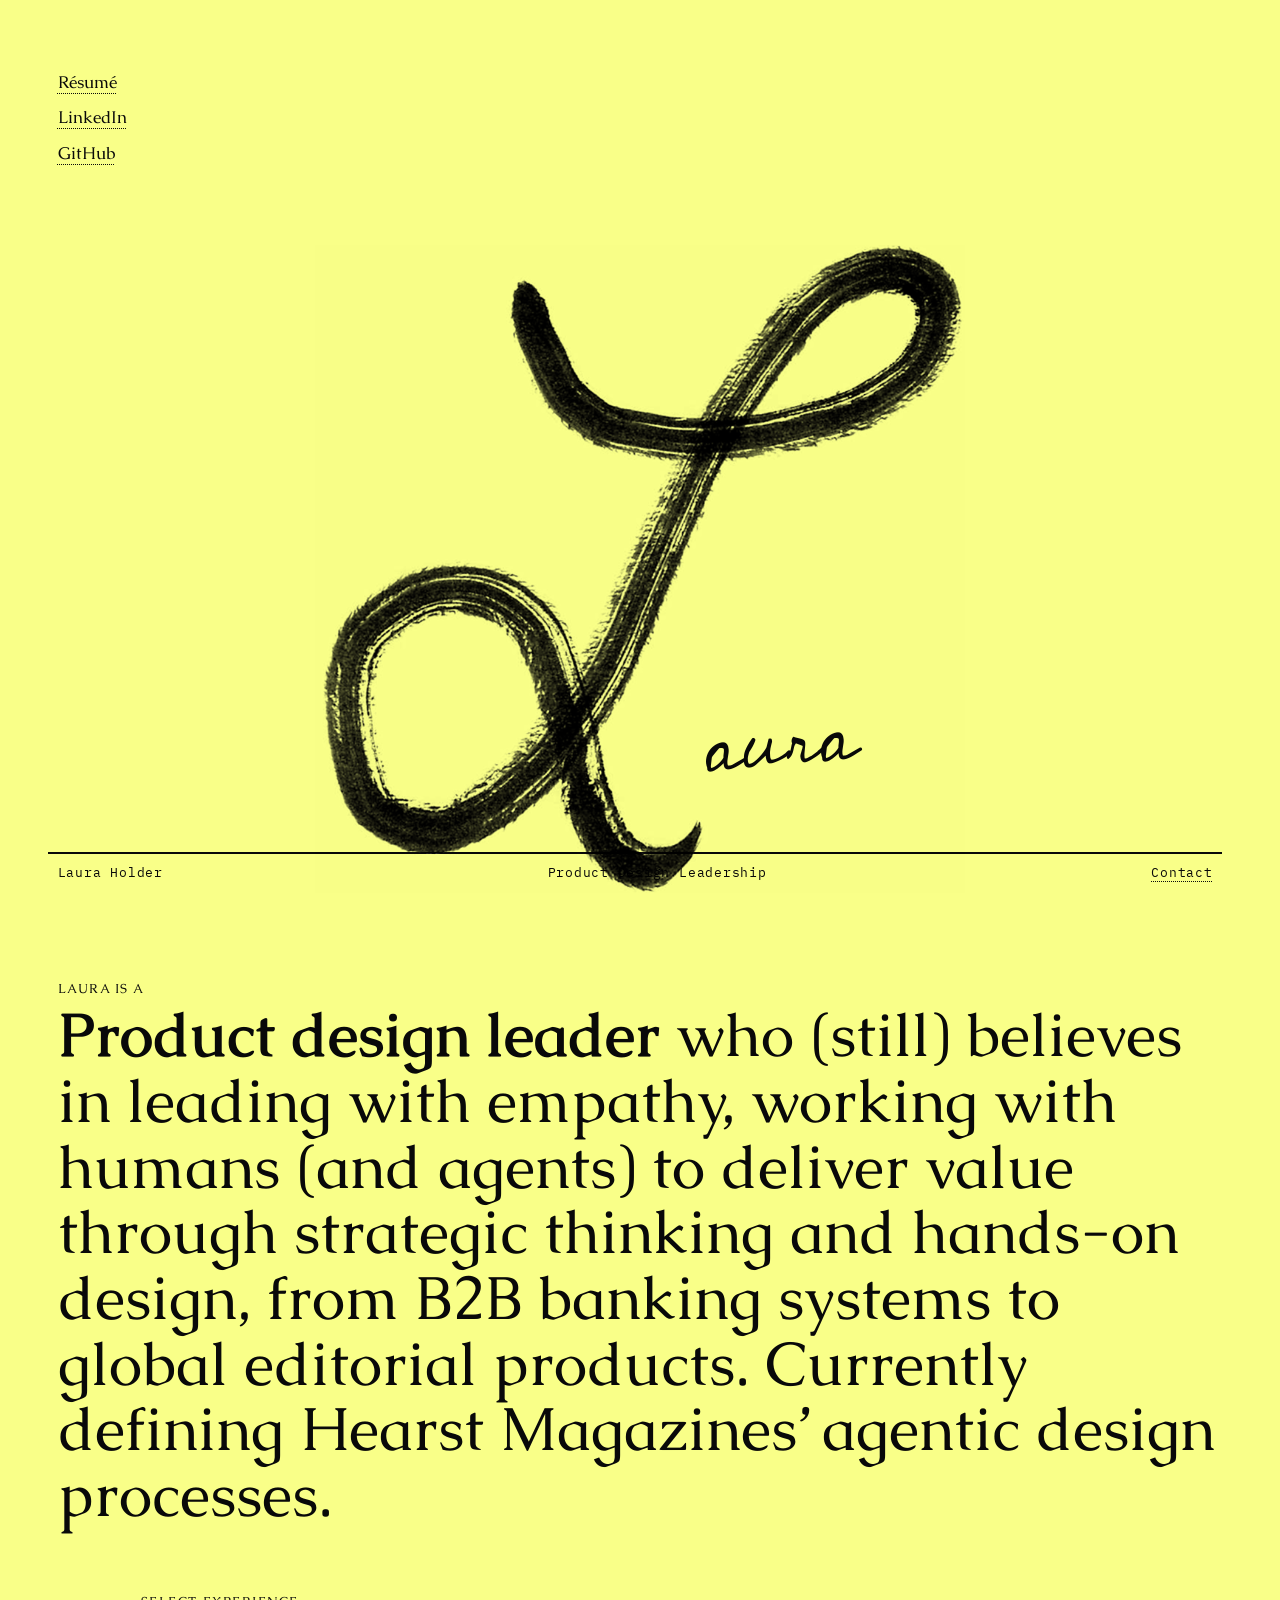
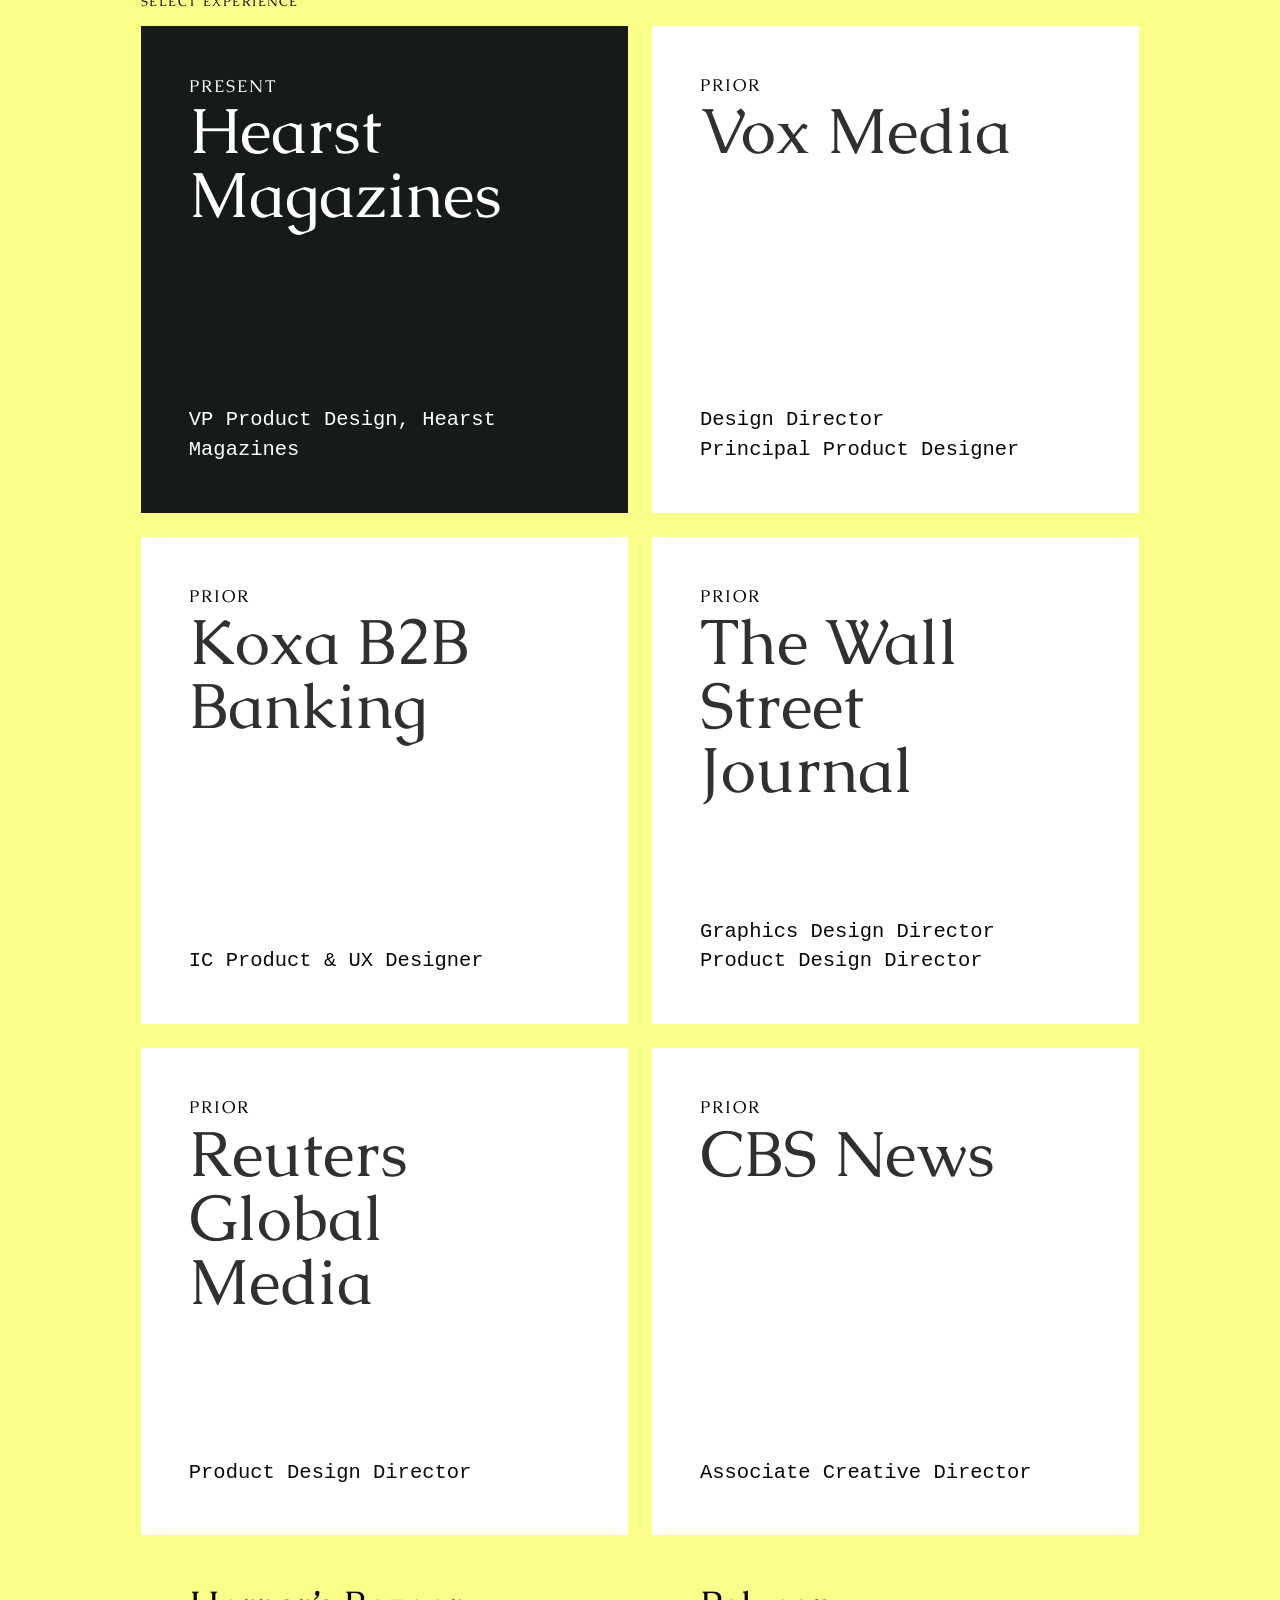
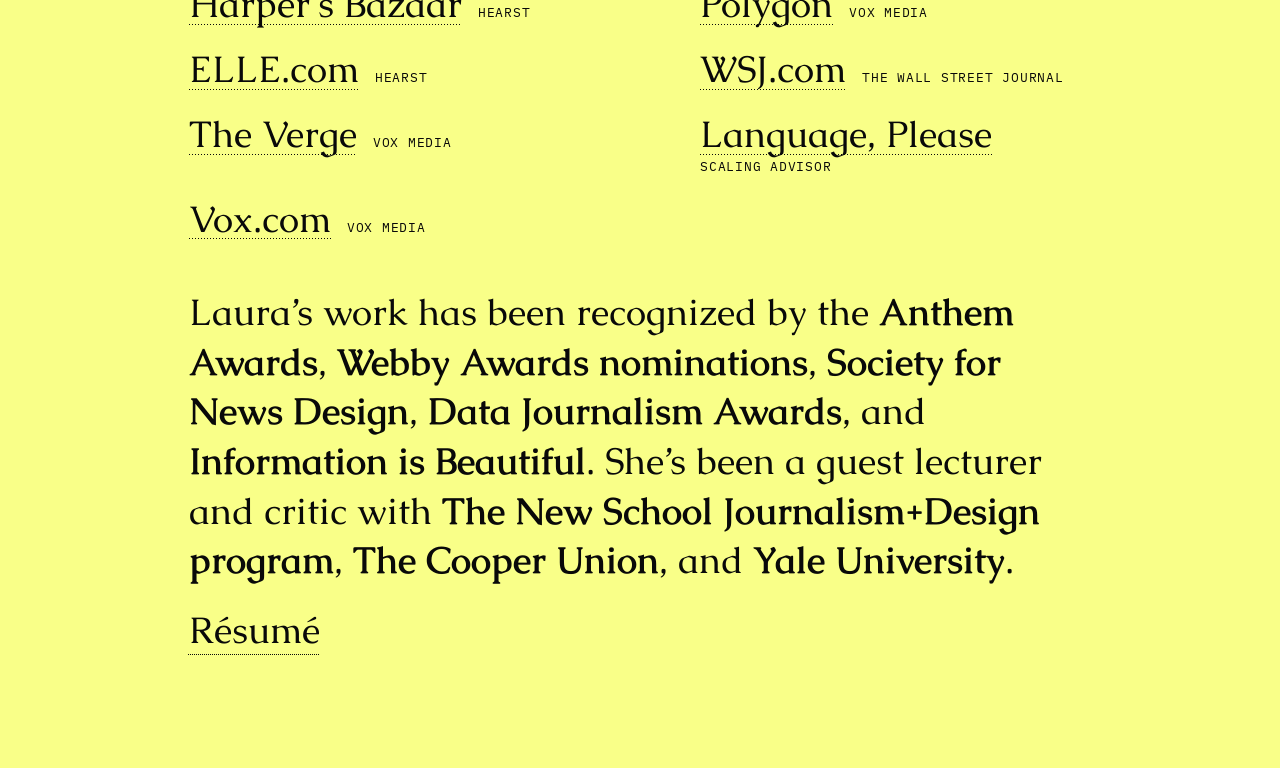
<file: index.html>
<!doctype html>
<html lang="en">
  <head>
    <meta charset="UTF-8" />
    <meta name="viewport" content="width=device-width, initial-scale=1" />
    <meta name="description" content="Laura Holder — product design leadership." />
    <title>Laura Holder | Product Design Leadership</title>
    <link rel="icon" href="favicon.svg" type="image/svg+xml" />
    <link rel="preconnect" href="https://fonts.googleapis.com" />
    <link rel="preconnect" href="https://fonts.gstatic.com" crossorigin />
    <link href="https://fonts.googleapis.com/css2?family=Caudex:wght@400;700&family=Cedarville+Cursive&family=IBM+Plex+Mono:wght@400;500;600&display=swap" rel="stylesheet" />
    <link rel="stylesheet" href="style.css?v=landing-vector-v43" />
  </head>
  <body>
    <main class="landing" id="home">
      <nav class="site-nav" aria-label="Primary navigation">
        <span><a href="resume.html">Résumé</a></span>
        <span><a href="https://www.linkedin.com/" rel="noreferrer">LinkedIn</a></span>
        <span><a href="https://github.com/lauraholder" rel="noreferrer">GitHub</a></span>
      </nav>
      <div class="mark-wrap" aria-hidden="true">
        <img class="mark" src="assets/L_brush_marker.png?v2" alt="" />
        <span class="signature">aura</span>
      </div>
      <button type="button" class="mark-cycle">Show the next L</button>
      <footer class="landing-footer">
        <p>Laura Holder</p>
        <p>Product Design Leadership</p>
        <p><button type="button" class="contact-trigger" data-contact-open>Contact</button></p>
      </footer>
    </main>
    <section class="about-placeholder" id="about" aria-labelledby="about-title">
      <p class="eyebrow">Laura is a</p>
      <h1 id="about-title" class="description-large"><strong>Product design leader</strong> who (still) believes in leading with empathy, working with humans (and agents) to deliver value through strategic thinking and hands-on design, from B2B banking systems to global editorial products. Currently defining Hearst Magazines’ agentic design processes.</h1>
    </section>

    <section class="experience" aria-label="Experience">
      <p class="eyebrow experience-label">Select experience</p>
      <div class="job-grid">
        <article class="job-card current-card"><p class="job-status current">Present</p><h3>Hearst Magazines</h3><p class="job-title">VP Product Design, Hearst Magazines</p></article>
        <article class="job-card"><p class="job-status">Prior</p><h3>Vox Media</h3><p class="job-title">Design Director<br>Principal Product Designer</p></article>
        <article class="job-card"><p class="job-status">Prior</p><h3>Koxa B2B Banking</h3><p class="job-title">IC Product & UX Designer</p></article>
        <article class="job-card"><p class="job-status">Prior</p><h3>The Wall Street Journal</h3><p class="job-title">Graphics Design Director<br>Product Design Director</p></article>
        <article class="job-card"><p class="job-status">Prior</p><h3>Reuters Global Media</h3><p class="job-title">Product Design Director</p></article>
        <article class="job-card"><p class="job-status">Prior</p><h3>CBS News</h3><p class="job-title">Associate Creative Director</p></article>
      </div>
    </section>

    <section class="portfolio" id="work" aria-label="Select work">
      <ul class="portfolio-list">
        <li><a href="https://www.harpersbazaar.com/" rel="noreferrer">Harper’s Bazaar</a><span class="portfolio-org">Hearst</span></li>
        <li><a href="https://www.elle.com/" rel="noreferrer">ELLE.com</a><span class="portfolio-org">Hearst</span></li>
        <li><a href="https://www.theverge.com/" rel="noreferrer">The Verge</a><span class="portfolio-org">Vox Media</span></li>
        <li><a href="https://www.vox.com/" rel="noreferrer">Vox.com</a><span class="portfolio-org">Vox Media</span></li>
        <li><a href="https://www.polygon.com/" rel="noreferrer">Polygon</a><span class="portfolio-org">Vox Media</span></li>
        <li><a href="https://www.wsj.com/" rel="noreferrer">WSJ.com</a><span class="portfolio-org">The Wall Street Journal</span></li>
        <li><a href="https://languageplease.org/" rel="noreferrer">Language, Please</a><span class="portfolio-org">Scaling advisor</span></li>
      </ul>
      <p class="recognition description-medium">Laura’s work has been recognized by the <strong>Anthem Awards</strong>, <strong>Webby Awards nominations</strong>, <strong>Society for News Design</strong>, <strong>Data Journalism Awards</strong>, and <strong>Information is Beautiful</strong>. She’s been a guest lecturer and critic with <strong>The New School Journalism+Design program</strong>, <strong>The Cooper Union</strong>, and <strong>Yale University</strong>.</p>
      <p class="resume-link description-medium"><a href="resume.html">Résumé</a></p>
    </section>

    <div class="contact-modal" id="contact-modal" aria-hidden="true">
      <div class="contact-modal-backdrop" data-contact-close></div>
      <div class="contact-modal-panel" role="dialog" aria-modal="true" aria-labelledby="contact-modal-title">
        <button type="button" class="contact-modal-close" data-contact-close aria-label="Close contact form">&times;</button>
        <h2 id="contact-modal-title">Reach out</h2>
        <form id="contact-form" class="contact-form">
          <label>
            <span>Name</span>
            <input type="text" name="name" required autocomplete="name">
          </label>
          <label>
            <span>Email</span>
            <input type="email" name="email" required autocomplete="email">
          </label>
          <label>
            <span>Message</span>
            <textarea name="message" rows="5" required></textarea>
          </label>
          <input type="text" name="_hp" class="contact-honeypot" tabindex="-1" autocomplete="off" aria-hidden="true">
          <input type="hidden" name="access_key" value="7b3d5a88-d26a-45eb-8db3-ff4ba2d45c3b">
          <input type="hidden" name="subject" value="New message from lauraholder.com">
          <button type="submit" class="contact-submit">Send message</button>
          <p class="contact-status" role="status" hidden></p>
        </form>
      </div>
    </div>

    <script>
      (() => {
        const mark = document.querySelector('.mark');
        const ASSET_VERSION = 'v2';
        const markAssets = [
          `assets/laura-mark.svg?${ASSET_VERSION}`,
          `assets/L_rainbow_pencil.png?${ASSET_VERSION}`,
          `assets/L_brush_marker.png?${ASSET_VERSION}`,
          `assets/L_scales_pen.png?${ASSET_VERSION}`
        ];
        const defaultAsset = `assets/L_brush_marker.png?${ASSET_VERSION}`;
        const signature = document.querySelector('.signature');

        // Each browser session opens on the brush marker; later loads rotate.
        let hasLoadedThisSession = false;
        try {
          hasLoadedThisSession = sessionStorage.getItem('laura-mark-seen') === '1';
          sessionStorage.setItem('laura-mark-seen', '1');
        } catch (e) {}

        const selectedAsset = hasLoadedThisSession
          ? markAssets[Math.floor(Math.random() * markAssets.length)]
          : defaultAsset;

        const showAsset = (asset) => {
          mark.src = asset;
          signature.classList.toggle('is-rainbow', asset.startsWith('assets/L_rainbow_pencil.png'));
        };

        let currentIndex = markAssets.indexOf(selectedAsset);
        showAsset(selectedAsset);

        // Click/tap the L to rotate to the next mark. The image box is much larger
        // than the drawn strokes and sits over the footer, so hit-test against the
        // image's alpha channel rather than its bounding box.
        const landing = document.querySelector('.landing');
        const hitCanvas = document.createElement('canvas');
        const hitContext = hitCanvas.getContext('2d', { willReadFrequently: true });
        let alphaData = null;

        const readAlpha = () => {
          alphaData = null;
          if (!mark.naturalWidth || !hitContext) return;
          hitCanvas.width = mark.naturalWidth;
          hitCanvas.height = mark.naturalHeight;
          hitContext.clearRect(0, 0, hitCanvas.width, hitCanvas.height);
          hitContext.drawImage(mark, 0, 0);
          try {
            alphaData = hitContext.getImageData(0, 0, hitCanvas.width, hitCanvas.height).data;
          } catch (e) {}
        };

        mark.addEventListener('load', readAlpha);
        if (mark.complete) readAlpha();

        const isOverMark = (clientX, clientY) => {
          if (!alphaData) return false;
          const rect = mark.getBoundingClientRect();
          const scale = Math.min(rect.width / hitCanvas.width, rect.height / hitCanvas.height);
          const offsetX = rect.left + (rect.width - hitCanvas.width * scale) / 2;
          const offsetY = rect.top + (rect.height - hitCanvas.height * scale) / 2;
          const tolerance = 14 / scale;
          const cx = (clientX - offsetX) / scale;
          const cy = (clientY - offsetY) / scale;

          for (let dy = -tolerance; dy <= tolerance; dy += tolerance / 2) {
            for (let dx = -tolerance; dx <= tolerance; dx += tolerance / 2) {
              const x = Math.round(cx + dx);
              const y = Math.round(cy + dy);
              if (x < 0 || y < 0 || x >= hitCanvas.width || y >= hitCanvas.height) continue;
              if (alphaData[(y * hitCanvas.width + x) * 4 + 3] > 40) return true;
            }
          }
          return false;
        };

        const isInteractive = (target) => target.closest('a, button, input, textarea, label, .site-nav');

        const showNextAsset = () => {
          currentIndex = (currentIndex + 1) % markAssets.length;
          showAsset(markAssets[currentIndex]);
        };

        landing.addEventListener('click', (event) => {
          if (isInteractive(event.target) || !isOverMark(event.clientX, event.clientY)) return;
          showNextAsset();
        });

        // Keyboard users get a button that only appears while focused.
        document.querySelector('.mark-cycle').addEventListener('click', showNextAsset);

        landing.addEventListener('pointermove', (event) => {
          if (event.pointerType !== 'mouse') return;
          const hovering = !isInteractive(event.target) && isOverMark(event.clientX, event.clientY);
          landing.classList.toggle('is-over-mark', hovering);
        }, { passive: true });

        const nav = document.querySelector('.site-nav');
        let lastScrollY = window.scrollY;

        window.addEventListener('scroll', () => {
          const currentScrollY = window.scrollY;
          nav.classList.toggle('is-scrolling-down', currentScrollY > 8 && currentScrollY > lastScrollY);
          nav.classList.toggle('is-scrolling-up', currentScrollY > 8 && currentScrollY < lastScrollY);
          lastScrollY = currentScrollY;
        }, { passive: true });

        // Phones: job cards become a swipeable stack. Every card sits in the same grid cell,
        // each with its own tilt so the stack reads as a pile; swiping the top card sends it
        // to the back, so the deck loops forever. Desktop/tablet keep the regular grid.
        const deck = document.querySelector('.job-grid');
        const cards = Array.from(deck.querySelectorAll('.job-card'));
        const tilts = [-3, 2.5, -1.5, 3.5, -2.5, 2];
        const VISIBLE_DEPTH = 4;
        const deckQuery = window.matchMedia('(max-width: 599px)');
        const count = document.createElement('p');
        count.className = 'deck-count';
        count.setAttribute('aria-live', 'polite');
        deck.after(count);

        let order = cards.map((_, i) => i);
        let drag = null;

        const layoutDeck = () => {
          order.forEach((cardIndex, depth) => {
            const card = cards[cardIndex];
            if (card.classList.contains('is-leaving')) return;
            card.style.setProperty('--depth', depth);
            card.style.setProperty('--x', '0px');
            card.style.setProperty('--r', depth === 0 ? '0deg' : `${tilts[cardIndex % tilts.length]}deg`);
            card.classList.toggle('is-top', depth === 0);
            card.classList.toggle('is-buried', depth >= VISIBLE_DEPTH);
            card.toggleAttribute('inert', depth !== 0);
          });
          count.textContent = `${String(order[0] + 1).padStart(2, '0')} / ${String(cards.length).padStart(2, '0')} · Swipe`;
        };

        const showNextCard = (direction = 1) => {
          const card = cards[order[0]];
          order = [...order.slice(1), order[0]];
          card.classList.add('is-leaving');
          card.style.setProperty('--x', `${direction * window.innerWidth * 1.2}px`);
          card.style.setProperty('--r', `${direction * 18}deg`);
          layoutDeck();
          // Once it has flown off, drop it silently to the bottom of the stack.
          setTimeout(() => {
            card.classList.add('no-transition');
            card.classList.remove('is-leaving');
            layoutDeck();
            card.offsetWidth;
            card.classList.remove('no-transition');
          }, 320);
        };

        const showPreviousCard = () => {
          const card = cards[order[order.length - 1]];
          order = [order[order.length - 1], ...order.slice(0, -1)];
          card.classList.add('no-transition', 'is-leaving');
          card.style.setProperty('--x', `${-window.innerWidth * 1.2}px`);
          card.style.setProperty('--r', '-18deg');
          card.offsetWidth;
          card.classList.remove('no-transition', 'is-leaving');
          layoutDeck();
        };

        const endDrag = (event, cancelled) => {
          if (!drag || event.pointerId !== drag.id) return;
          const card = cards[order[0]];
          const dx = event.clientX - drag.startX;
          const elapsed = Math.max(event.timeStamp - drag.lastT, 1);
          const velocity = (event.clientX - drag.lastX) / elapsed;
          card.classList.remove('is-dragging');
          drag = null;
          const flung = Math.abs(velocity) > 0.45 && Math.abs(dx) > 20;
          if (!cancelled && (Math.abs(dx) > card.offsetWidth * 0.28 || flung)) {
            showNextCard(Math.sign(dx) || 1);
          } else {
            layoutDeck();
          }
        };

        deck.addEventListener('pointerdown', (event) => {
          if (!deck.classList.contains('is-deck') || !event.isPrimary) return;
          const card = cards[order[0]];
          if (!card.contains(event.target)) return;
          drag = { id: event.pointerId, startX: event.clientX, lastX: event.clientX, lastT: event.timeStamp };
          card.setPointerCapture(event.pointerId);
          card.classList.add('is-dragging');
        });

        deck.addEventListener('pointermove', (event) => {
          if (!drag || event.pointerId !== drag.id) return;
          const card = cards[order[0]];
          const dx = event.clientX - drag.startX;
          // Remember the previous sample so release velocity reflects the last bit of motion.
          if (event.timeStamp - drag.lastT > 32) { drag.lastX = event.clientX; drag.lastT = event.timeStamp; }
          card.style.setProperty('--x', `${dx}px`);
          card.style.setProperty('--r', `${dx * 0.06}deg`);
        });

        deck.addEventListener('pointerup', (event) => endDrag(event, false));
        deck.addEventListener('pointercancel', (event) => endDrag(event, true));

        deck.addEventListener('keydown', (event) => {
          if (!deck.classList.contains('is-deck')) return;
          if (event.key === 'ArrowRight') { event.preventDefault(); showNextCard(1); }
          if (event.key === 'ArrowLeft') { event.preventDefault(); showPreviousCard(); }
        });

        const applyDeckMode = () => {
          const isDeck = deckQuery.matches;
          deck.classList.toggle('is-deck', isDeck);
          count.hidden = !isDeck;
          if (isDeck) {
            deck.tabIndex = 0;
            deck.setAttribute('role', 'region');
            deck.setAttribute('aria-roledescription', 'card stack');
            deck.setAttribute('aria-label', 'Experience — swipe or use arrow keys to see the next role');
            layoutDeck();
          } else {
            deck.removeAttribute('tabindex');
            deck.removeAttribute('role');
            deck.removeAttribute('aria-roledescription');
            deck.removeAttribute('aria-label');
            cards.forEach((card) => {
              card.removeAttribute('style');
              card.removeAttribute('inert');
              card.classList.remove('is-top', 'is-buried', 'is-leaving', 'is-dragging', 'no-transition');
            });
          }
        };

        deckQuery.addEventListener('change', applyDeckMode);
        applyDeckMode();

        const contactModal = document.getElementById('contact-modal');
        const contactOpenBtn = document.querySelector('[data-contact-open]');
        const contactCloseEls = contactModal.querySelectorAll('[data-contact-close]');
        const contactForm = document.getElementById('contact-form');
        const contactStatus = contactForm.querySelector('.contact-status');

        const openContact = () => {
          contactModal.classList.add('is-open');
          contactModal.setAttribute('aria-hidden', 'false');
          document.body.style.overflow = 'hidden';
          contactForm.querySelector('input[name="name"]').focus();
        };

        const closeContact = () => {
          contactModal.classList.remove('is-open');
          contactModal.setAttribute('aria-hidden', 'true');
          document.body.style.overflow = '';
        };

        contactOpenBtn.addEventListener('click', openContact);
        contactCloseEls.forEach((el) => el.addEventListener('click', closeContact));
        document.addEventListener('keydown', (e) => {
          if (e.key === 'Escape' && contactModal.classList.contains('is-open')) closeContact();
        });

        contactForm.addEventListener('submit', async (e) => {
          e.preventDefault();
          const data = new FormData(contactForm);

          if (data.get('_hp')) return;

          const submitBtn = contactForm.querySelector('.contact-submit');
          submitBtn.disabled = true;
          contactStatus.hidden = false;
          contactStatus.textContent = 'Sending...';

          try {
            const response = await fetch('https://api.web3forms.com/submit', {
              method: 'POST',
              headers: { Accept: 'application/json' },
              body: data,
            });
            const result = await response.json();

            if (result.success) {
              contactForm.reset();
              contactForm.hidden = true;
              contactStatus.textContent = "Thanks for reaching out. I'll get back to you soon.";
            } else {
              contactStatus.textContent = 'Something went wrong. Please try again, or email directly.';
              submitBtn.disabled = false;
            }
          } catch (err) {
            contactStatus.textContent = 'Something went wrong. Please try again, or email directly.';
            submitBtn.disabled = false;
          }
        });
      })();
    </script>
  </body>
</html>
</file>
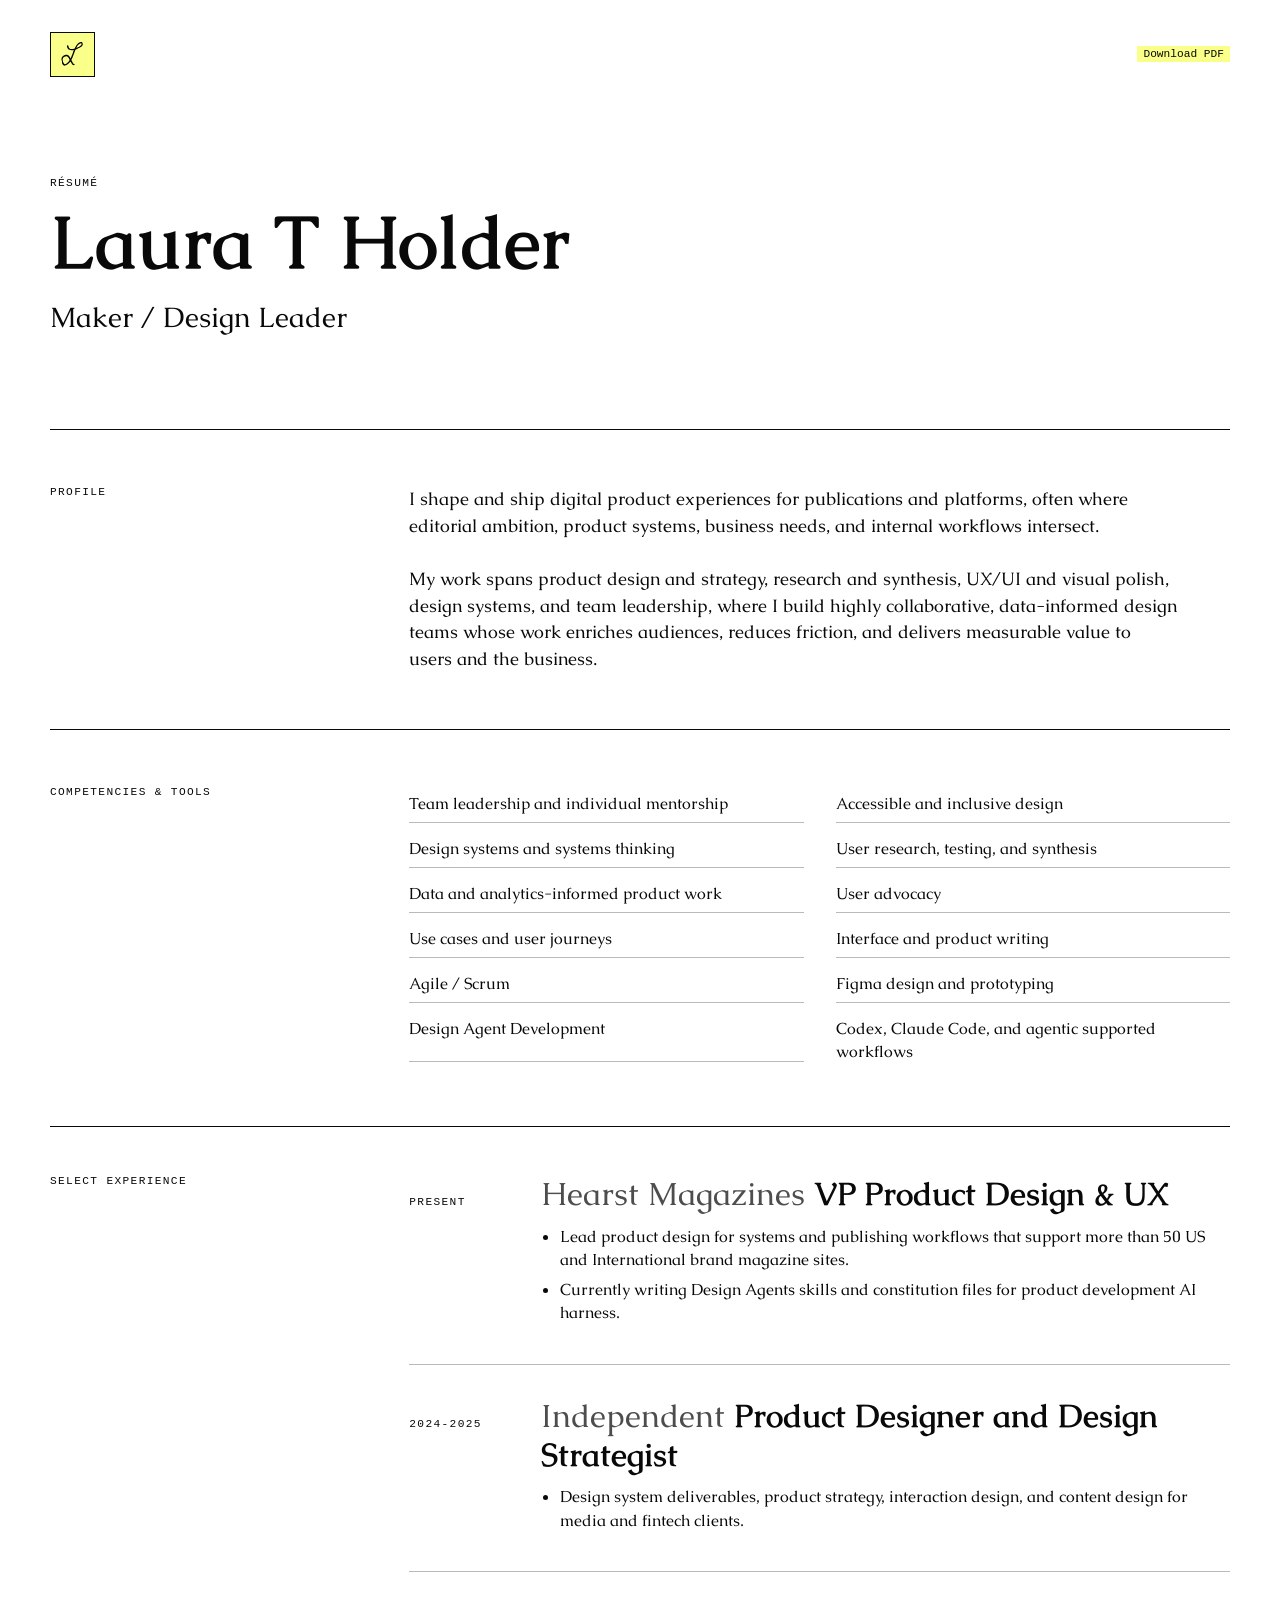
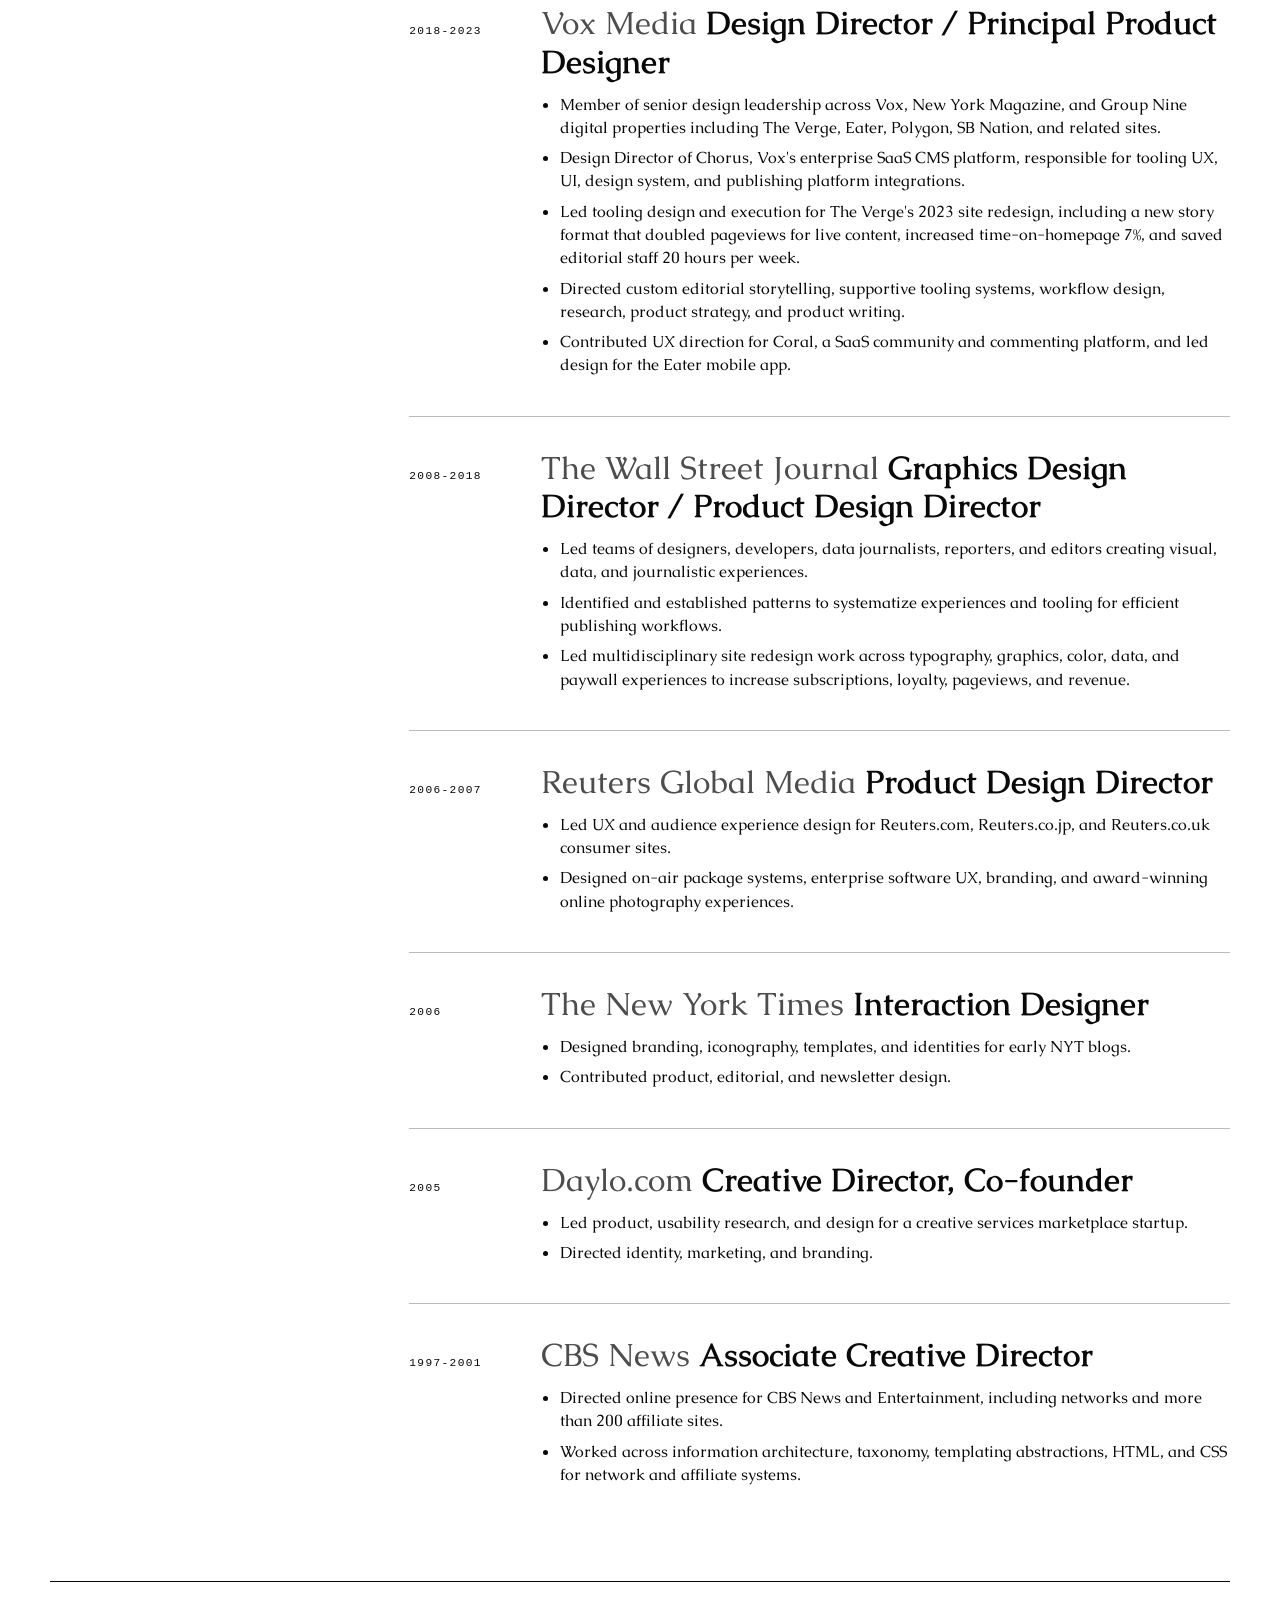
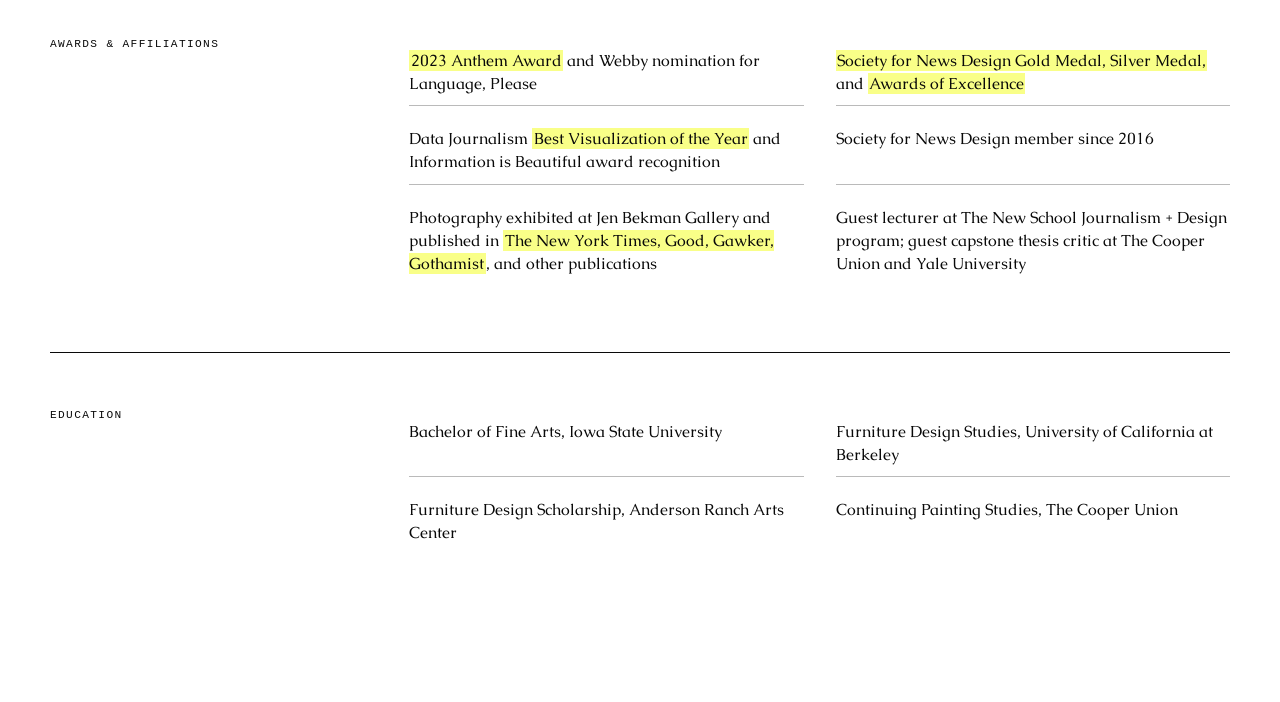
<file: resume.html>
<!doctype html>
<html lang="en">
<head>
  <meta charset="utf-8">
  <meta name="viewport" content="width=device-width, initial-scale=1">
  <title>Résumé | Laura Holder</title>
  <meta name="description" content="Browser-readable résumé for Laura Holder, product designer and design leader.">
  <meta name="theme-color" content="#f9ff88">
  <link rel="icon" href="favicon.svg" type="image/svg+xml">
  <link rel="preconnect" href="https://fonts.googleapis.com">
  <link rel="preconnect" href="https://fonts.gstatic.com" crossorigin>
  <link href="https://fonts.googleapis.com/css2?family=Caudex:wght@400;700&family=Cedarville+Cursive&display=swap" rel="stylesheet">
  <style>
    :root {
      color-scheme: light;
      --paper: #ffffff;
      --ink: #ff3368;
      --soft-ink: #373577;
      --quiet: rgba(55, 53, 119, 0.72);
      --hairline: rgba(55, 53, 119, 0.2);
      --thin-rule: var(--ink);
      --grid: #ecfceb;
      --citrus: #f6feb8;
      --pink: #ff3368;
      --accent: #93ff89;
      --white: #fffaff;
      --major-rule: 6px solid var(--ink);
      --citrus-shadow: 24px 10px 20px rgba(246, 254, 184, 0.95);
      --block-shadow: 16px 18px 14px rgba(255, 51, 104, 0.65);
      --stance-pink-shadow: 16px 18px 14px rgba(255, 51, 104, 0.65);
      --link-underline: rgba(55, 53, 119, 0.44);
      --nav-link-underline: rgba(255, 51, 104, 0.42);
      --focus-ring: rgba(255, 51, 104, 0.65);
    }

    :root[data-theme="mono"] {
      --paper: #ffffff;
      --ink: #111111;
      --soft-ink: #111111;
      --quiet: rgba(17, 17, 17, 0.72);
      --hairline: rgba(17, 17, 17, 0.2);
      --thin-rule: var(--ink);
      --grid: #ededed;
      --citrus: #f4f4f4;
      --pink: #111111;
      --accent: #d9d9d9;
      --white: #ffffff;
      --citrus-shadow: 24px 10px 20px rgba(210, 210, 210, 0.85);
      --block-shadow: 16px 18px 14px rgba(0, 0, 0, 0.24);
      --stance-pink-shadow: 16px 18px 14px rgba(0, 0, 0, 0.24);
      --link-underline: rgba(17, 17, 17, 0.42);
      --nav-link-underline: rgba(17, 17, 17, 0.42);
      --focus-ring: rgba(17, 17, 17, 0.55);
    }

    :root[data-theme="knockout"] {
      color-scheme: dark;
      --paper: #080808;
      --ink: #fff6bc;
      --soft-ink: #fff6bc;
      --quiet: rgba(255, 246, 188, 0.72);
      --hairline: rgba(255, 246, 188, 0.22);
      --thin-rule: rgba(255, 246, 188, 0.42);
      --grid: #202020;
      --citrus: #151515;
      --pink: #fff6bc;
      --accent: #183d2e;
      --white: #101010;
      --citrus-shadow: 24px 10px 20px rgba(255, 255, 255, 0.16);
      --block-shadow: 16px 18px 14px rgba(255, 255, 255, 0.18);
      --stance-pink-shadow: 16px 18px 14px rgba(255, 255, 255, 0.18);
      --link-underline: rgba(255, 246, 188, 0.5);
      --nav-link-underline: rgba(255, 246, 188, 0.5);
      --focus-ring: rgba(255, 246, 188, 0.72);
    }

    * {
      box-sizing: border-box;
    }

    html {
      background: var(--paper);
      text-size-adjust: 100%;
    }

    body {
      margin: 0;
      color: var(--soft-ink);
      font-family: "Work Sans", Avenir, "Avenir Next", "Gill Sans", "Segoe UI", sans-serif;
      background:
        linear-gradient(90deg, transparent 0 calc(100% - 1px), var(--grid) calc(100% - 1px)) 0 0 / 20px 20px,
        linear-gradient(180deg, transparent 0 calc(100% - 1px), var(--grid) calc(100% - 1px)) 0 0 / 20px 20px,
        var(--paper);
      overflow-x: hidden;
    }

    a {
      color: inherit;
      text-decoration-color: var(--link-underline);
      text-decoration-thickness: 0.06em;
      text-underline-offset: 0.2em;
    }

    a:hover {
      background: linear-gradient(transparent 58%, var(--accent) 58%);
      color: var(--soft-ink);
      text-decoration-color: currentColor;
    }

    a:focus-visible {
      outline: 3px solid var(--focus-ring);
      outline-offset: 4px;
    }

    .page {
      --page-top: 34px;
      width: min(1180px, calc(100% - 40px));
      margin: 0 auto;
      padding: var(--page-top) 0 56px;
    }

    header {
      position: sticky;
      top: 0;
      z-index: 20;
      display: flex;
      align-items: center;
      justify-content: space-between;
      gap: 30px;
      border-bottom: var(--major-rule);
      margin-top: calc(-1 * var(--page-top));
      padding-top: var(--page-top);
      padding-bottom: 22px;
      background: transparent;
      transition: padding-top 180ms ease, padding-bottom 180ms ease;
    }

    header.is-scrolled {
      padding-top: 0;
      padding-bottom: 0;
      margin-bottom: calc(var(--page-top) + 22px);
      border-bottom: 0;
      background: none;
    }

    .mark {
      display: grid;
      place-items: center;
      width: 44px;
      height: 44px;
      border: 2px solid var(--ink);
      border-radius: 0;
      padding: 0;
      appearance: none;
      color: var(--soft-ink);
      background: var(--accent);
      box-shadow: var(--stance-pink-shadow);
      cursor: pointer;
      font-size: 0.88rem;
      font-family: "Space Grotesk", "Work Sans", sans-serif;
      font-weight: 800;
      letter-spacing: 0.11em;
      text-transform: uppercase;
    }

    .mark-label,
    .mark-icon {
      grid-area: 1 / 1;
      transition: opacity 140ms ease, transform 180ms ease;
    }

    .mark-label {
      letter-spacing: 0.02em;
    }

    .mark-icon {
      display: block;
      width: 1.62rem;
      height: 1.62rem;
      opacity: 0;
      transform: rotate(-9deg) translateY(1px);
    }

    .mark:hover .mark-label,
    .mark:focus-visible .mark-label {
      opacity: 0;
    }

    .mark:hover .mark-icon,
    .mark:focus-visible .mark-icon {
      opacity: 1;
      transform: rotate(-9deg) translateY(0);
    }

    .mark:focus-visible {
      outline: 3px solid var(--focus-ring);
      outline-offset: 4px;
    }

    nav {
      display: flex;
      flex-wrap: wrap;
      justify-content: flex-end;
      gap: 18px;
      color: var(--ink);
      font-family: "Space Grotesk", "Work Sans", sans-serif;
      font-size: 0.88rem;
      font-weight: 800;
    }

    nav a {
      text-decoration-color: transparent;
      text-underline-offset: 4px;
      transition: background-color 160ms ease, color 160ms ease, text-decoration-color 160ms ease;
    }

    nav a:hover,
    nav a:focus-visible {
      color: var(--ink);
      text-decoration-color: currentColor;
    }

    :root:not([data-theme]) nav a {
      color: var(--accent);
      text-decoration-color: transparent;
    }

    :root:not([data-theme]) nav a:hover {
      background: none;
      color: var(--accent);
      text-decoration-color: currentColor;
    }

    :root:not([data-theme]) header.is-scrolled nav a {
      color: var(--accent);
      text-decoration-color: transparent;
    }

    :root:not([data-theme]) header.is-scrolled nav a:hover,
    :root:not([data-theme]) header.is-scrolled nav a:focus-visible {
      background: var(--accent);
      color: var(--ink);
      text-decoration-color: transparent;
    }

    :root[data-theme="knockout"] nav a {
      display: inline-block;
      padding: 0 0.12em;
      background: #111111;
      color: var(--soft-ink);
      text-decoration-color: var(--soft-ink);
    }

    :root[data-theme="knockout"] nav a:hover,
    :root[data-theme="knockout"] nav a:focus-visible {
      background: var(--soft-ink);
      color: #111111;
      text-decoration-color: transparent;
    }

    .hero {
      display: grid;
      grid-template-columns: minmax(0, 1fr) minmax(220px, 310px);
      gap: clamp(34px, 7vw, 82px);
      padding: clamp(54px, 8vw, 90px) 0 clamp(42px, 7vw, 76px);
      border-bottom: var(--major-rule);
    }

    .kicker,
    h2,
    .meta-label {
      font-size: calc(0.82rem - 2pt);
      font-family: "Space Grotesk", "Work Sans", sans-serif;
      font-weight: 500;
      letter-spacing: 0.16em;
      text-transform: uppercase;
    }

    .kicker {
      margin: 0 0 18px;
    }

    .meta-label {
      color: #25b449;
    }

    h1 {
      margin: 0;
      color: var(--ink);
      font-family: "Space Grotesk", "Work Sans", sans-serif;
      font-size: clamp(2.25rem, 5.4vw, 5.1rem);
      font-weight: 400;
      letter-spacing: 0;
      line-height: 0.76;
    }

    #resume-title .name,
    #resume-title .intro {
      font-size: 0.72em;
    }

    .name {
      font-style: normal;
      font-weight: 700;
    }

    .intro {
      color: var(--ink);
      font-family: inherit;
      font-style: normal;
      font-weight: 400;
      line-height: inherit;
    }

    #resume-title,
    #resume-title .name,
    #resume-title .intro {
      font-family: "Space Grotesk", "Work Sans", sans-serif;
      font-style: normal;
    }

    #resume-title .name {
      font-weight: 700;
    }

    #resume-title .intro {
      font-weight: 400;
    }

    .meta-card {
      align-self: start;
      border: 0;
      background: var(--accent);
      display: flex;
      flex-direction: column;
      justify-content: center;
      width: min(calc(100% - 48px), 460px);
      max-width: 460px;
      aspect-ratio: 4 / 3;
      padding: 18px;
      box-shadow: var(--block-shadow);
      transform: rotate(-1.3deg);
      margin: 0 48px 30px 0;
      font-family: "Space Grotesk", "Work Sans", sans-serif;
    }

    .meta-card p {
      margin: 0 0 14px;
      color: var(--soft-ink);
      font-weight: 600;
      line-height: 1.45;
    }

    .meta-card p:last-child {
      margin-bottom: 0;
    }

    :root[data-theme="mono"] .meta-card {
      background: #111111;
    }

    :root[data-theme="mono"] .meta-card p,
    :root[data-theme="mono"] .meta-label {
      color: #d9d9d9;
    }

    .resume-grid {
      display: grid;
      grid-template-columns: minmax(150px, 210px) minmax(0, 1fr);
      gap: clamp(24px, 5vw, 70px);
      border-bottom: var(--major-rule);
      padding: clamp(30px, 5vw, 46px) 0;
    }

    .resume-grid:last-of-type {
      border-bottom: 0;
    }

    h2 {
      margin: 0;
      color: var(--ink);
    }

    .body {
      min-width: 0;
      color: var(--soft-ink);
      font-size: clamp(1rem, 1.25vw, 1.12rem);
      line-height: 1.56;
    }

    .body p {
      margin: 0 0 1em;
    }

    .body p:last-child {
      margin-bottom: 0;
    }

    .competencies {
      columns: 2;
      column-gap: 44px;
      padding: 0;
      margin: 0;
      list-style: none;
    }

    .competencies li {
      break-inside: avoid;
      border-bottom: 1px dotted var(--thin-rule);
      padding: 0 0 8px;
      margin: 0 0 8px;
    }

    .role {
      display: grid;
      grid-template-columns: minmax(120px, 180px) minmax(0, 1fr);
      gap: 22px;
      border-top: 1px dotted var(--thin-rule);
      padding: 22px 0;
    }

    .role:first-child {
      border-top: 0;
      padding-top: 0;
    }

    .role:last-child {
      padding-bottom: 0;
    }

    time {
      color: var(--quiet);
      font-family: "Space Grotesk", "Work Sans", sans-serif;
      font-size: 0.78rem;
      font-weight: 600;
      letter-spacing: 0.08em;
      text-transform: uppercase;
    }

    h3 {
      margin: 0 0 9px;
      color: var(--soft-ink);
      font-family: "Fraunces", "Iowan Old Style", "Palatino Linotype", Palatino, Georgia, serif;
      font-size: 1.1rem;
      font-weight: 550;
      line-height: 1.12;
    }

    ul {
      margin: 0;
      padding-left: 1.1em;
    }

    li {
      font-size: 1rem;
      margin-bottom: 0.55em;
    }

    li:last-child {
      margin-bottom: 0;
    }

    .two-column-list {
      display: block;
      columns: 2;
      column-gap: clamp(28px, 5vw, 64px);
      padding-left: 0;
      list-style: none;
      margin: 0;
    }

    .two-column-list li {
      break-inside: avoid;
      border-bottom: 1px dotted var(--thin-rule);
      padding-bottom: 0.65em;
      margin-bottom: 0.65em;
    }

    .two-column-list li:last-child {
      border-bottom: 0;
    }

    .stack-list.two-column-list {
      display: block;
      gap: 0;
    }

    .stack-list {
      display: grid;
      gap: 12px;
      padding: 0;
      margin: 0;
      list-style: none;
    }

    .stack-list li {
      border-bottom: 1px dotted var(--thin-rule);
      padding-bottom: 12px;
    }

    .stack-list li:last-child {
      border-bottom: 0;
      padding-bottom: 0;
    }

    @media (max-width: 820px) {
      .page {
        width: min(100% - 28px, 700px);
      }

      nav {
        flex-wrap: nowrap;
        justify-content: flex-end;
        margin-left: auto;
      }

      .hero,
      .resume-grid,
      .role {
        grid-template-columns: 1fr;
      }

      .meta-card {
        aspect-ratio: auto;
        justify-content: flex-start;
        width: auto;
        max-width: none;
        min-height: 0;
        margin: 0 48px 30px 0;
        padding: 28px 32px;
      }

      .competencies {
        columns: 1;
      }

      .two-column-list {
        columns: 1;
      }
    }

    @media (max-width: 520px) {
      .page {
        --page-top: 24px;
        padding-top: var(--page-top);
      }

      .meta-card {
        margin-right: 28px;
        padding: 24px 28px;
      }

      nav {
        gap: 10px;
      }

      h1 {
        font-size: clamp(1.9rem, 9.75vw, 2.78rem);
      }

    }

    @media print {
      body {
        background: white;
      }

      .page {
        width: auto;
        padding: 0;
      }

      nav {
        display: none;
      }

      .meta-card,
      .mark {
        box-shadow: none;
      }
    }
  </style>
  <link rel="stylesheet" href="resume.css?v=acid-resume-v10">
</head>
<body>
  <div class="resume-hover-overlay" aria-hidden="true"></div>
  <div class="page">
    <header>
      <a class="mark" href="index.html" aria-label="Home">
        <img class="mark-logo" src="assets/laura-mark.svg" alt="">
        <svg class="home-glyph" aria-hidden="true" viewBox="0 0 24 26" fill="none" stroke="currentColor" stroke-width="1" vector-effect="non-scaling-stroke" stroke-linecap="square" stroke-linejoin="miter">
          <path d="M3 11 L12 2 L21 11 V24 H3 Z"></path>
        </svg>
      </a>
      <nav aria-label="Résumé links">
        <a href="https://lauraholder.com/LauraTHolder-resume-CV-2025.pdf">Download PDF</a>
      </nav>
    </header>

    <main>
      <section class="hero" aria-labelledby="resume-title">
        <div>
          <p class="kicker">Résumé</p>
          <h1 id="resume-title"><span class="name">Laura T Holder</span> <span class="intro">Maker / Design Leader</span></h1>
        </div>
      </section>

      <section class="resume-grid" aria-labelledby="profile-title">
        <h2 id="profile-title">Profile</h2>
        <div class="body">
          <p>
            I shape and ship digital product experiences for publications and platforms, often where
            editorial ambition, product systems, business needs, and internal workflows intersect.
          </p>
          <p>
            My work spans product design and strategy, research and synthesis, UX/UI and visual polish, design systems, and team leadership, where I build highly collaborative, data-informed design teams whose work enriches audiences, reduces friction, and delivers measurable value to users and the business.
          </p>
        </div>
      </section>

      <section class="resume-grid" aria-labelledby="competencies-title">
        <h2 id="competencies-title">Competencies & tools</h2>
        <div class="body">
          <ul class="competencies">
            <li>Team leadership and individual mentorship</li>
            <li>Accessible and inclusive design</li>
            <li>Design systems and systems thinking</li>
            <li>User research, testing, and synthesis</li>
            <li>Data and analytics-informed product work</li>
            <li>User advocacy</li>
            <li>Use cases and user journeys</li>
            <li>Interface and product writing</li>
            <li>Agile / Scrum</li>
            <li>Figma design and prototyping</li>
            <li>Design Agent Development</li>
            <li>Codex, Claude Code, and agentic supported workflows</li>
          </ul>
        </div>
      </section>

      <section class="resume-grid" aria-labelledby="experience-title">
        <h2 id="experience-title">Select experience</h2>
        <div class="body">
          <article class="role">
            <time>present</time>
            <div>
              <h3><span class="role-company">Hearst Magazines</span> <span class="role-title">VP Product Design & UX</span></h3>
              <ul>
                <li>Lead product design for systems and publishing workflows that support more than 50 US and International brand magazine sites.</li>
                <li>Currently writing Design Agents skills and constitution files for product development AI harness.</li>
              </ul>
            </div>
          </article>

          <article class="role">
            <time>2024-2025</time>
            <div>
              <h3><span class="role-company">Independent</span> <span class="role-title">Product Designer and Design Strategist</span></h3>
              <ul>
                <li>Design system deliverables, product strategy, interaction design, and content design for media and fintech clients.</li>
              </ul>
            </div>
          </article>

          <article class="role">
            <time>2018-2023</time>
            <div>
              <h3><span class="role-company">Vox Media</span> <span class="role-title">Design Director / Principal Product Designer</span></h3>
              <ul>
                <li>Member of senior design leadership across Vox, New York Magazine, and Group Nine digital properties including The Verge, Eater, Polygon, SB Nation, and related sites.</li>
                <li>Design Director of Chorus, Vox's enterprise SaaS CMS platform, responsible for tooling UX, UI, design system, and publishing platform integrations.</li>
                <li>Led tooling design and execution for The Verge's 2023 site redesign, including a new story format that doubled pageviews for live content, increased time-on-homepage 7%, and saved editorial staff 20 hours per week.</li>
                <li>Directed custom editorial storytelling, supportive tooling systems, workflow design, research, product strategy, and product writing.</li>
                <li>Contributed UX direction for Coral, a SaaS community and commenting platform, and led design for the Eater mobile app.</li>
              </ul>
            </div>
          </article>

          <article class="role">
            <time>2008-2018</time>
            <div>
              <h3><span class="role-company">The Wall Street Journal</span> <span class="role-title">Graphics Design Director / Product Design Director</span></h3>
              <ul>
                <li>Led teams of designers, developers, data journalists, reporters, and editors creating visual, data, and journalistic experiences.</li>
                <li>Identified and established patterns to systematize experiences and tooling for efficient publishing workflows.</li>
                <li>Led multidisciplinary site redesign work across typography, graphics, color, data, and paywall experiences to increase subscriptions, loyalty, pageviews, and revenue.</li>
              </ul>
            </div>
          </article>

          <article class="role">
            <time>2006-2007</time>
            <div>
              <h3><span class="role-company">Reuters Global Media</span> <span class="role-title">Product Design Director</span></h3>
              <ul>
                <li>Led UX and audience experience design for Reuters.com, Reuters.co.jp, and Reuters.co.uk consumer sites.</li>
                <li>Designed on-air package systems, enterprise software UX, branding, and award-winning online photography experiences.</li>
              </ul>
            </div>
          </article>

          <article class="role">
            <time>2006</time>
            <div>
              <h3><span class="role-company">The New York Times</span> <span class="role-title">Interaction Designer</span></h3>
              <ul>
                <li>Designed branding, iconography, templates, and identities for early NYT blogs.</li>
                <li>Contributed product, editorial, and newsletter design.</li>
              </ul>
            </div>
          </article>

          <article class="role">
            <time>2005</time>
            <div>
              <h3><span class="role-company">Daylo.com</span> <span class="role-title">Creative Director, Co-founder</span></h3>
              <ul>
                <li>Led product, usability research, and design for a creative services marketplace startup.</li>
                <li>Directed identity, marketing, and branding.</li>
              </ul>
            </div>
          </article>

          <article class="role">
            <time>1997-2001</time>
            <div>
              <h3><span class="role-company">CBS News</span> <span class="role-title">Associate Creative Director</span></h3>
              <ul>
                <li>Directed online presence for CBS News and Entertainment, including networks and more than 200 affiliate sites.</li>
                <li>Worked across information architecture, taxonomy, templating abstractions, HTML, and CSS for network and affiliate systems.</li>
              </ul>
            </div>
          </article>
        </div>
      </section>

      <section class="resume-grid" aria-labelledby="awards-title">
        <h2 id="awards-title">Awards & affiliations</h2>
        <div class="body">
          <ul class="stack-list two-column-list">
            <li><mark class="resume-highlight">2023 Anthem Award</mark> and Webby nomination for Language, Please</li>
            <li><mark class="resume-highlight">Society for News Design Gold Medal, Silver Medal,</mark> and <mark class="resume-highlight">Awards of Excellence</mark></li>
            <li>Data Journalism <mark class="resume-highlight">Best Visualization of the Year</mark> and Information is Beautiful award recognition</li>
            <li>Society for News Design member since 2016</li>
            <li>Photography exhibited at Jen Bekman Gallery and published in <mark class="resume-highlight">The New York Times, Good, Gawker, Gothamist</mark>, and other publications</li>
            <li>Guest lecturer at The New School Journalism + Design program; guest capstone thesis critic at The Cooper Union and Yale University</li>
          </ul>
        </div>
      </section>

      <section class="resume-grid" aria-labelledby="education-title">
        <h2 id="education-title">Education</h2>
        <div class="body">
          <ul class="stack-list two-column-list">
            <li>Bachelor of Fine Arts, Iowa State University</li>
            <li>Furniture Design Studies, University of California at Berkeley</li>
            <li>Furniture Design Scholarship, Anderson Ranch Arts Center</li>
            <li>Continuing Painting Studies, The Cooper Union</li>
          </ul>
        </div>
      </section>
    </main>

  </div>
  <script>
    (function () {
      var mark = document.querySelector(".mark");
      var header = document.querySelector("header");
      var headerCompressed = false;

      function setMarkHovering(isHovering) {
        document.body.classList.toggle("resume-hovering", isHovering);
      }

      if (mark) {
        mark.addEventListener("mouseenter", function () { setMarkHovering(true); });
        mark.addEventListener("mouseleave", function () { setMarkHovering(false); });
        mark.addEventListener("focusin", function () { setMarkHovering(true); });
        mark.addEventListener("focusout", function (event) {
          if (!mark.contains(event.relatedTarget)) setMarkHovering(false);
        });
      }

      function updateHeader() {
        if (header) {
          if (!headerCompressed && window.scrollY > 48) {
            headerCompressed = true;
            header.classList.add("is-scrolled");
          } else if (headerCompressed && window.scrollY < 2) {
            headerCompressed = false;
            header.classList.remove("is-scrolled");
          }
        }
      }

      updateHeader();
      window.addEventListener("scroll", updateHeader, { passive: true });
    })();
  </script>
</body>
</html>
</file>
<file: style.css>
:root {
  --acid: #f9ff88;
  --ink: #090909;
  --serif: "Caudex", Georgia, serif;
  --script: "Cedarville Cursive", cursive;
  --mono: "IBM Plex Mono", ui-monospace, SFMono-Regular, Menlo, monospace;
  /* System monospace (SF Mono on Apple) used for job titles and the landing footer. */
  --system-mono: ui-monospace, SFMono-Regular, Menlo, monospace;
  --page-gutter: clamp(1.5rem, 4.5vw, 4rem);
  --text-description-large: clamp(1.65rem, 4.75vw, 3.9rem);
  --text-description-medium: clamp(1.45rem, 3.2vw, 2.3rem);
}

* { box-sizing: border-box; }
html { scroll-behavior: smooth; }
body { margin: 0; color: var(--ink); background: var(--acid); font-family: var(--serif); }
.landing { position: relative; min-height: 100svh; overflow: hidden; isolation: isolate; background: var(--acid); }
.site-nav { position: fixed; z-index: 10; top: clamp(1.5rem, 5vw, 4rem); left: calc(var(--page-gutter) - 0.6rem); display: grid; gap: 0.9rem; width: clamp(9.25rem, 18vw, 11rem); padding: 0.5rem 0.6rem 0.65rem; background: transparent; transition: opacity 180ms ease, background-color 280ms ease, visibility 0s linear 0s; }
.site-nav.is-scrolling-down { opacity: 0; visibility: hidden; pointer-events: none; transition: opacity 180ms ease, background-color 280ms ease, visibility 0s linear 180ms; }
.site-nav.is-scrolling-up { background: rgb(255 255 255 / 90%); }
a { color: inherit; text-underline-offset: 0.28em; }
.site-nav span { display: block; width: max-content; background: transparent; opacity: 1; transition: opacity 180ms ease; }
.site-nav:hover span, .site-nav:focus-within span { opacity: 0; }
.site-nav span:hover, .site-nav span:has(a:focus-visible) { opacity: 1; }
.site-nav span a { display: inline-block; transform-origin: left center; }
/* Underline raised 2px on screen; the offset is divided by the 1.7 scale. */
.site-nav span:hover a, .site-nav span:has(a:focus-visible) a { color: #ff5fc4; font-family: var(--script); transform: scale(1.7); text-decoration-color: #ff5fc4; text-underline-offset: calc(.28em - 2px / 1.7); }
.site-nav a { display: inline; width: auto; padding: 0; font-size: clamp(0.85rem, 1.5vw, 1.15rem); line-height: 1.1; text-decoration-style: dotted; text-decoration-thickness: 1px; }
.mark-wrap { position: absolute; z-index: 5; inset: 0; pointer-events: none; }
.landing.is-over-mark { cursor: pointer; }
.mark-cycle { position: absolute; z-index: 6; left: 54%; bottom: 30%; width: 1px; height: 1px; overflow: hidden; clip-path: inset(50%); padding: 0; border: 0; white-space: nowrap; }
.mark-cycle:focus-visible { width: auto; height: auto; overflow: visible; clip-path: none; padding: 0.4rem 0.75rem; background: var(--ink); color: var(--acid); font: inherit; font-size: clamp(0.85rem, 1.5vw, 1.15rem); outline: 2px solid #ff5fc4; outline-offset: 2px; cursor: pointer; }
.mark { position: absolute; width: 124vw; max-width: none; aspect-ratio: 856 / 825; height: auto; left: 47%; bottom: 14%; transform: translateX(-47%); object-fit: contain; }
.signature { position: absolute; z-index: 2; left: 54%; bottom: 18%; font-family: var(--script); font-size: clamp(2rem, 7vw, 4.5rem); transform: rotate(-5deg); }
.signature.is-rainbow { color: #8e889f; }
.eyebrow { margin: 0 0 0.4rem; font-size: 0.8rem; letter-spacing: 0.12em; text-transform: uppercase; }
h1 { margin: 0; font-size: clamp(2.8rem, 11vw, 7rem); font-weight: 400; line-height: 0.9; }
.landing-footer { position: absolute; z-index: 4; right: var(--page-gutter); bottom: calc(clamp(1.5rem, 4vw, 3.5rem) + 1.25rem + 4px); left: var(--page-gutter); display: flex; align-items: center; justify-content: space-between; gap: clamp(0.5rem, 5vw, 4rem); padding-top: 0.75rem; padding-right: 0.6rem; border-top: 0; font-size: clamp(0.85rem, 1.5vw, 1.15rem); }
.landing-footer::before { position: absolute; top: 0; right: 0; left: -0.6rem; height: 2px; background: var(--ink); content: ""; }
.landing-footer p, .landing-footer a { font-family: var(--system-mono); flex: 0 1 auto; margin: 0; white-space: nowrap; }
/* Footer labels (name, title, Contact) match the contact form labels (IBM Plex Mono 400, 0.8rem, 0.06em) in Title Case. */
.landing-footer p, .landing-footer .contact-trigger { font-family: var(--mono); font-size: 0.8rem; font-weight: 400; letter-spacing: 0.06em; }
.landing-footer a { text-decoration-style: dotted; text-decoration-thickness: 1px; text-underline-offset: 0.28em; }
.landing-footer .contact-trigger { display: inline; width: auto; margin: 0; padding: 0; background: none; border: 0; color: inherit; font: inherit; text-decoration-line: underline; text-decoration-style: dotted; text-decoration-thickness: 1px; text-underline-offset: 0.28em; cursor: pointer; }
.landing-footer .contact-trigger:hover, .landing-footer .contact-trigger:focus-visible { color: #ff5fc4; text-decoration-color: #ff5fc4; }
.about-placeholder { min-height: 0; padding: 5rem var(--page-gutter) 2rem; font-size: 1.25rem; }
.about-placeholder h1 { max-width: none; margin: 0; font-weight: 400; }
.experience h2, .experience .currently { max-width: none; margin: 0 0 3rem; font-weight: 400; }
.description-large { font-size: var(--text-description-large); line-height: 1.08; }
.description-medium { font-size: var(--text-description-medium); line-height: 1.35; }
.experience { padding: 2rem var(--page-gutter) 3rem; background: var(--acid); }
.experience-label { margin: 0 0 1rem; }
/* Cards inset to ~78% of the viewport and centered (per desktop mock); on phones this lines up with the indented text column. */
.job-grid { display: grid; grid-template-columns: 1fr; gap: 1rem; width: 78vw; max-width: 100%; margin-inline: auto; }
.job-card { display: grid; grid-template-rows: auto 1fr auto; aspect-ratio: 1; min-height: 0; padding: 1.5rem; background: #fff; }
.current-card { background: #171b18; color: #f5f5f5; }
.job-status { align-self: start; width: max-content; min-height: 1.6rem; margin: 0; font-family: var(--serif); font-size: clamp(0.85rem, 1.5vw, 1.15rem); letter-spacing: 0.12em; text-transform: uppercase; }
.job-status.current { display: flex; align-items: center; padding: 0; background: transparent; color: var(--ink); }
.job-card h3 { align-self: start; max-width: none; margin: 0; color: #303030; font-family: var(--serif); font-size: clamp(2rem, 5vw, 4rem); font-weight: 400; line-height: 1; }
.job-card .job-status:not(.current) ~ h3 { color: #303030; font-weight: 400; }
.job-card .job-title { max-width: none; margin: 0; color: #090909; font-family: var(--system-mono); font-size: 0.8rem; line-height: 1.35; }
.current-card .job-status, .current-card h3, .current-card .job-title { color: #fff; }
.recognition { max-width: none; margin: 3rem 0 0; }
.resume-link { margin: 1.25rem 0 0; }
.resume-link a { display: inline-block; color: inherit; font-family: inherit; font-size: inherit; font-weight: 400; line-height: inherit; text-decoration-style: dotted; text-decoration-thickness: 1px; text-underline-offset: .3em; transform-origin: left center; }
.resume-link a:hover, .resume-link a:focus-visible { color: #ff5fc4; font-family: var(--script); transform: scale(1.2); text-decoration-color: #ff5fc4; }
.recognition strong { font-weight: 700; }

.contact-modal { position: fixed; z-index: 50; inset: 0; display: none; align-items: center; justify-content: center; padding: 1.5rem; }
.contact-modal.is-open { display: flex; }
.contact-modal-backdrop { position: absolute; inset: 0; background: rgba(9, 9, 9, 0.55); }
.contact-modal-panel { position: relative; z-index: 1; width: min(28rem, 100%); max-height: calc(100svh - 3rem); overflow-y: auto; padding: 2rem; background: var(--acid); border: 1px solid var(--ink); }
.contact-modal-close { position: absolute; top: 0.75rem; right: 0.75rem; width: 2rem; height: 2rem; border: 1px solid var(--ink); background: transparent; color: var(--ink); font-size: 1.25rem; line-height: 1; cursor: pointer; }
.contact-modal-close:hover, .contact-modal-close:focus-visible { background: var(--ink); color: var(--acid); }
.contact-modal h2 { margin: 0 0 1.25rem; font-family: var(--serif); font-weight: 400; font-size: clamp(1.5rem, 4vw, 2rem); }
.contact-form { display: grid; gap: 1rem; }
.contact-form label { display: grid; gap: 0.35rem; font-family: var(--mono); font-size: 0.8rem; letter-spacing: 0.06em; text-transform: uppercase; }
.contact-form input[type="text"], .contact-form input[type="email"], .contact-form textarea { font: inherit; font-size: 1rem; padding: 0.6rem 0.7rem; border: 1px solid var(--ink); background: #fff; color: var(--ink); text-transform: none; letter-spacing: normal; }
.contact-form textarea { resize: vertical; }
.contact-honeypot { position: absolute; width: 1px; height: 1px; padding: 0; margin: -1px; overflow: hidden; clip: rect(0, 0, 0, 0); white-space: nowrap; border: 0; }
.contact-submit { justify-self: start; padding: 0.65rem 1.4rem; background: var(--ink); color: var(--acid); border: 1px solid var(--ink); font-family: var(--mono); font-size: 0.8rem; text-transform: uppercase; letter-spacing: 0.06em; cursor: pointer; }
.contact-submit:hover, .contact-submit:focus-visible { background: transparent; color: var(--ink); }
.contact-submit:disabled { opacity: 0.6; cursor: default; }
.contact-status { margin: 0; font-size: 0.9rem; }

.portfolio { padding: 0 var(--page-gutter) 7rem; background: var(--acid); }
.portfolio-list { display: grid; gap: 1.4rem; margin: 0; padding: 0; list-style: none; }
.portfolio-list li { display: flex; flex-wrap: wrap; align-items: baseline; column-gap: 1rem; row-gap: .2rem; }
/* Drawn underline: 1px dots with 2px gaps (native dotted can't be spaced). 1.22em = Caudex baseline (.92em) + former .3em offset; raised 4px. */
.portfolio-list a { display: inline-block; padding-bottom: .1em; margin-bottom: -.1em; font-size: var(--text-description-medium); line-height: 1.15; text-decoration: none; background: linear-gradient(to right, currentColor 1px, transparent 1px) 0 calc(1.22em - 4px) / 3px 1px repeat-x; }
.portfolio-list a:hover, .portfolio-list a:focus-visible { background: linear-gradient(currentColor, currentColor) 0 calc(1.22em - 4px) / 100% 1px no-repeat; }
.portfolio-org { position: relative; font-family: var(--mono); font-size: .8rem; letter-spacing: .06em; text-transform: uppercase; }
/* Arrow drawn to match the resume page home glyph: 24-unit grid, 1px square-cap miter stroke, crisp edges, 45° geometry, 1.3rem box. */
.portfolio-org::after { position: absolute; left: -.15rem; bottom: -.2em; width: 1.3rem; height: 1.3rem; background: var(--ink); -webkit-mask: url("data:image/svg+xml,%3Csvg xmlns='http://www.w3.org/2000/svg' viewBox='0 0 24 24' fill='none' stroke='%23000' stroke-width='1.15' stroke-linecap='square' stroke-linejoin='miter' shape-rendering='crispEdges'%3E%3Cpath d='M4 20 20 4M9 4h11v11'/%3E%3C/svg%3E") no-repeat center / contain; mask: url("data:image/svg+xml,%3Csvg xmlns='http://www.w3.org/2000/svg' viewBox='0 0 24 24' fill='none' stroke='%23000' stroke-width='1.15' stroke-linecap='square' stroke-linejoin='miter' shape-rendering='crispEdges'%3E%3Cpath d='M4 20 20 4M9 4h11v11'/%3E%3C/svg%3E") no-repeat center / contain; content: ""; visibility: hidden; }
.portfolio-list li:has(a:hover) .portfolio-org, .portfolio-list li:has(a:focus-visible) .portfolio-org { color: transparent; }
.portfolio-list li:has(a:hover) .portfolio-org::after, .portfolio-list li:has(a:focus-visible) .portfolio-org::after { visibility: visible; }

@media (min-width: 600px) {
  .mark { width: 100vw; left: 47%; bottom: 9%; transform: translateX(-47%); }
  .signature { left: 56%; bottom: 16%; }
  .job-grid { grid-template-columns: repeat(2, 1fr); }
  /* Label sits on the left edge of the centered 78vw card grid: (100vw - 2 gutters - 78vw) / 2 = 11vw - gutter. */
  .experience-label { margin-left: calc(11vw - var(--page-gutter)); }
}

/* Tablet: indent Select work (label + links) to the left job card's text: centered 78vw grid (11vw inset) + 1.5rem card padding. */
@media (min-width: 600px) and (max-width: 899px) {
  .portfolio-list { margin-left: calc(11vw + 1.5rem - var(--page-gutter)); }
  .recognition, .resume-link { margin-inline: calc(11vw + 1.5rem - var(--page-gutter)); }
}

@media (min-width: 900px) {
  .mark { width: min(52.5vw, 930px); left: 50%; bottom: calc(3% - 20px); transform: translateX(-50%); }
  .signature { left: 55%; bottom: calc(12% - 20px); }
  .landing-footer { bottom: calc(clamp(1.5rem, 4vw, 3.5rem) - 2rem); }
  .job-grid { gap: 1.5rem; }
  /* Two stacks on desktop: four links left, three right (column-first flow).
     Same width, centering, gap and inner padding as .job-grid/.job-card so each column's text lines up with the card text above. */
  .portfolio-list { width: 78vw; max-width: 100%; margin-inline: auto; grid-template-columns: 1fr 1fr; grid-template-rows: repeat(4, auto); grid-auto-flow: column; column-gap: 1.5rem; }
  .portfolio-list li { padding-inline: 3rem; }
  /* Recognition text shares the job cards' inner text margins: left card text to right card text. */
  .recognition, .resume-link { margin-inline: calc(11vw + 3rem - var(--page-gutter)); }
  .job-card { padding: 3rem; }
  .job-card .job-title { font-size: clamp(1.1rem, 1.6vw, 1.5rem); line-height: 1.45; }
  .job-status { font-size: clamp(1.05rem, 1.3vw, 1.3rem); }
  .site-nav a { font-size: clamp(1.05rem, 1.3vw, 1.3rem); }
}

@media (max-width: 599px) {
  /* One symmetric guide on phones: 2.15rem (~20% tighter than the old 43px inset), shared by nav, text, footer and cards. */
  :root { --page-gutter: 2.15rem; }
  /* Tall narrow screens left a big gap above the L; cap the hero relative to width. */
  .landing { min-height: min(100svh, 184vw); }
  /* Sit the L (and its signature) higher, just under the nav, per mobile mock. */
  .mark { bottom: 18%; }
  /* Signature matches the desktop (1440px) proportions to the L: font is 9.5% of the L's width (124vw), and the box sits 59.5% across the L and 13.3vw above its bottom edge (18% = the L's bottom). */
  .signature { left: 62.5%; bottom: calc(18% + 13.3vw); font-size: 11.8vw; }
  /* Footer text shrinks on narrow phones so both mono labels (37 chars at ~0.6em + 1rem gap) stay inside the guide. */
  .landing-footer { gap: 1rem; padding-right: 0; font-size: min(0.85rem, calc((100vw - 2 * var(--page-gutter) - 1rem) / 22.6)); }
  .landing-footer::before { left: 0; }
  .landing-footer p:last-child { display: none; }
  /* Shrink only if both labels (37 chars at ~0.69em measured incl. tracking + 1rem gap) would overflow the guide. */
  .landing-footer p:first-child, .landing-footer p:nth-child(2) { font-size: min(0.8rem, calc((100vw - 2 * var(--page-gutter) - 1rem) / 26)); }
  .job-grid { width: 100%; }
  .job-card { padding: 1.7rem; }
  .job-card h3 { font-size: 2.25rem; }
  .about-placeholder { min-height: 0; }
  /* Job cards become a swipeable stack (see index.html script): every card shares one grid cell, each tilted by its own --r so the pile reads as more than one card. Clip so flung cards don't add horizontal scroll. */
  .experience { overflow-x: clip; }
  .job-grid.is-deck { gap: 0; margin-block: 1.5rem 0; touch-action: pan-y; user-select: none; -webkit-user-select: none; outline: none; }
  .job-grid.is-deck .job-card { grid-area: 1 / 1; z-index: calc(10 - var(--depth, 0)); transform: translate3d(var(--x, 0px), 0, 0) rotate(var(--r, 0deg)); transition: transform 420ms cubic-bezier(.2, .8, .2, 1), opacity 240ms ease; box-shadow: 0 0 0 1px rgb(9 9 9 / 8%), 0 14px 28px -20px rgb(9 9 9 / 55%); cursor: grab; will-change: transform; }
  .job-grid.is-deck .job-card.is-dragging { transition: none; cursor: grabbing; }
  .job-grid.is-deck .job-card.is-leaving { z-index: 20; transition-duration: 320ms; }
  .job-grid.is-deck .job-card.is-buried { opacity: 0; }
  .job-grid.is-deck .job-card.no-transition { transition: none; }
  .job-grid.is-deck:focus-visible .job-card.is-top { outline: 2px solid #ff5fc4; outline-offset: 4px; }
  .deck-count { margin: 1.5rem 0 0; font-family: var(--mono); font-size: 0.8rem; letter-spacing: 0.06em; text-align: center; }
  .description-large, .description-medium { font-size: 1.65rem; line-height: 1.15; }
}

@media (prefers-reduced-motion: reduce) {
  html { scroll-behavior: auto; }
  .job-grid.is-deck .job-card { transition-duration: 1ms; }
}
</file>
<file: resume.css>
:root {
  --acid: #f9ff88;
  --ink: #090909;
  --mark-border-width: 1px;
  --rule: rgba(9, 9, 9, 0.28);
  --serif: "Caudex", Georgia, serif;
  --mono: ui-monospace, SFMono-Regular, Menlo, Monaco, Consolas, monospace;
}

html, body { background: #fff !important; color: var(--ink) !important; }
body { font-family: var(--serif) !important; }
.resume-hover-overlay { position: fixed; z-index: 10; inset: 0; background: #ffb3e6; opacity: 0; pointer-events: none; transition: opacity 120ms ease; }
body:has(.mark:hover) .resume-hover-overlay, body:has(.mark:focus-visible) .resume-hover-overlay { opacity: 1; }
.resume-hovering .resume-hover-overlay { opacity: 1 !important; }
body:has(.mark:hover) header, body:has(.mark:focus-visible) header, .resume-hovering header { z-index: 20 !important; background: transparent !important; border-bottom-color: transparent !important; }
body:has(.mark:hover) header nav, body:has(.mark:focus-visible) header nav, .resume-hovering header nav { opacity: 0 !important; visibility: hidden !important; }
.page { width: min(1180px, calc(100% - 48px)) !important; padding: 2rem 0 5rem !important; }
header { position: sticky; top: 0; z-index: auto !important; margin: -2rem 0 0 !important; padding: 2rem 0 1.25rem !important; border-bottom: 0 !important; background: transparent !important; }
header.is-scrolled { margin-bottom: 2rem !important; padding: 0 !important; background: transparent !important; }
.mark { position: relative; z-index: 20 !important; width: 2.8rem !important; height: 2.8rem !important; border: var(--mark-border-width) solid var(--ink) !important; border-radius: 0 !important; box-shadow: none !important; color: var(--ink) !important; background: var(--acid) !important; font-family: var(--mono) !important; font-size: .7rem !important; }
.mark-logo, .home-glyph { grid-area: 1 / 1; transition: opacity 120ms ease, transform 160ms ease; }
.mark-logo { display: block !important; width: 1.8rem !important; height: 1.8rem !important; max-width: 1.8rem !important; max-height: 1.8rem !important; object-fit: contain; opacity: 1 !important; visibility: visible !important; transform: scale(.82) rotate(-9deg); }
.home-glyph { position: relative; display: block !important; width: 1.3rem; height: calc(1.3rem - 1px); color: var(--ink) !important; fill: transparent; stroke: currentColor !important; stroke-width: var(--mark-border-width) !important; vector-effect: non-scaling-stroke; shape-rendering: crispEdges; opacity: 0 !important; visibility: hidden !important; transform: scale(.7); }
.mark:hover .mark-logo, .mark:focus-visible .mark-logo { opacity: 0 !important; visibility: hidden !important; transform: scale(.72) rotate(-9deg); }
.mark:hover .home-glyph, .mark:focus-visible .home-glyph { opacity: 1 !important; visibility: visible !important; transform: scale(1); fill: var(--ink); }
.resume-hovering .mark-logo { opacity: 0 !important; visibility: hidden !important; transform: scale(.72) rotate(-9deg); }
.resume-hovering .home-glyph { opacity: 1 !important; visibility: visible !important; transform: scale(1); fill: var(--ink); }
.mark-label, .mark-icon { display: none !important; }
nav { display: flex !important; flex-wrap: wrap; gap: 1rem 1.5rem !important; }
nav a, a { color: var(--ink) !important; font-family: var(--mono) !important; font-size: .7rem !important; font-weight: 400 !important; letter-spacing: normal !important; text-decoration-style: dotted !important; text-decoration-color: var(--ink) !important; text-underline-offset: .3em; }
.mark, .mark:hover, .mark:focus-visible { text-decoration: none !important; }
nav a:hover, a:hover { color: var(--ink) !important; background: none !important; }
header nav a[href*="resume-CV-2025.pdf"] { padding: 2px 6px; background: var(--acid); text-decoration-color: transparent !important; }
header nav a[href*="resume-CV-2025.pdf"]:hover, header nav a[href*="resume-CV-2025.pdf"]:focus-visible { padding: 2px 6px !important; background: #ffb3e6 !important; color: var(--ink) !important; text-decoration-color: transparent !important; }
.hero { display: grid !important; grid-template-columns: 1fr !important; gap: 4rem !important; padding: 5rem 0 6rem !important; border-bottom: 1px solid var(--ink) !important; }
.kicker, .resume-grid > h2, .meta-label { color: var(--ink) !important; font-family: var(--mono) !important; font-size: .7rem !important; font-weight: 400 !important; letter-spacing: .12em !important; text-transform: uppercase !important; }
.kicker { margin-bottom: 1.25rem !important; }
.hero h1 { max-width: 48rem; margin: 0 !important; color: var(--ink) !important; font-family: var(--serif) !important; font-size: clamp(3rem, 8vw, 7rem) !important; font-weight: 400 !important; line-height: .92 !important; }
.hero h1 .name, #resume-title .name { display: block; font-family: var(--serif) !important; font-weight: 700; }
.hero h1 .intro, #resume-title .intro { display: block; max-width: 38rem; margin-top: 1.5rem; font-family: var(--serif) !important; font-size: clamp(1.2rem, 2.2vw, 1.8rem) !important; font-weight: 400 !important; line-height: 1.15 !important; }
.meta-card { align-self: end; padding: 1.5rem !important; border: 1px solid var(--ink) !important; background: var(--acid) !important; box-shadow: none !important; transform: none !important; }
.meta-card p { margin: 0 0 1.5rem !important; color: var(--ink) !important; font-family: var(--serif) !important; font-size: 1.15rem !important; line-height: 1.15 !important; }
.meta-card p:last-child { margin-bottom: 0 !important; }
.resume-grid { display: grid !important; grid-template-columns: minmax(10rem, .55fr) minmax(0, 1.45fr) !important; gap: 3rem !important; padding: 3.5rem 0 !important; border-bottom: 1px solid var(--ink) !important; }
section[aria-labelledby="experience-title"] { padding-top: calc(3.5rem - 8px) !important; }
section[aria-labelledby="education-title"] { border-bottom: 0 !important; }
.resume-grid > h2 { margin: 0 !important; }
.body { color: var(--ink) !important; font-family: var(--serif) !important; font-size: 1.15rem !important; line-height: 1.45 !important; }
.body p { max-width: 48rem; margin: 0 !important; }
.body p + p { margin-top: 1.45em !important; }
.competencies { display: grid; grid-template-columns: repeat(2, minmax(0, 1fr)); gap: 0 2rem; margin: 0 !important; padding: 0 !important; list-style: none !important; }
.competencies li, .stack-list li { padding: .65rem 0 !important; border-bottom: 1px solid var(--rule) !important; }
.competencies li { padding: .4rem 0 !important; }
.competencies li:last-child, .stack-list li:last-child { border-bottom: 0 !important; }
.stack-list.two-column-list > li:nth-last-child(-n + 2) { border-bottom: 0 !important; }
.resume-highlight { background: var(--acid); color: inherit; padding: 0 .08em; }
.role { display: grid !important; grid-template-columns: 7rem minmax(0, 1fr) !important; align-items: baseline !important; gap: 1.25rem !important; padding: 0 0 2rem !important; margin: 0 0 2rem !important; border-top: 0 !important; border-bottom: 1px solid var(--rule) !important; }
.role:last-child { margin-bottom: 0 !important; border-bottom: 0 !important; }
.role time { color: var(--ink) !important; font-family: var(--mono) !important; font-size: .7rem !important; font-weight: 400 !important; letter-spacing: .12em !important; text-transform: uppercase; }
.role h3 { margin: 0 0 .7rem !important; color: var(--ink) !important; font-family: var(--serif) !important; font-size: clamp(1.35rem, 2.5vw, 2rem) !important; font-weight: 700 !important; line-height: 1.21 !important; }
.role-company { font-weight: 400; color: rgba(9, 9, 9, 0.72); }
.role-title { font-weight: 700; color: var(--ink); }
.role ul { margin: 0 !important; padding-left: 1.2rem !important; }
.role li { margin: .45rem 0 !important; }
.stack-list { margin: 0 !important; padding: 0 !important; list-style: none !important; }
.stack-list.two-column-list { display: grid; grid-template-columns: repeat(2, minmax(0, 1fr)); gap: 0 2rem; }
footer { color: var(--ink) !important; }

@media (max-width: 820px) {
  .hero, .resume-grid { grid-template-columns: 1fr !important; gap: 1.5rem !important; }
  .hero { padding: 3.5rem 0 4rem !important; }
  .meta-card { max-width: 28rem; }
}

@media (max-width: 520px) {
  .page { width: min(100% - 32px, 1180px) !important; }
  header { align-items: flex-start !important; gap: 1rem !important; }
  nav { gap: .7rem 1rem !important; }
  .competencies, .stack-list.two-column-list { grid-template-columns: 1fr; }
  .role { grid-template-columns: 1fr !important; gap: .4rem !important; }
}

@media print {
  html, body { background: white !important; }
  header { position: static; }
}
</file>
